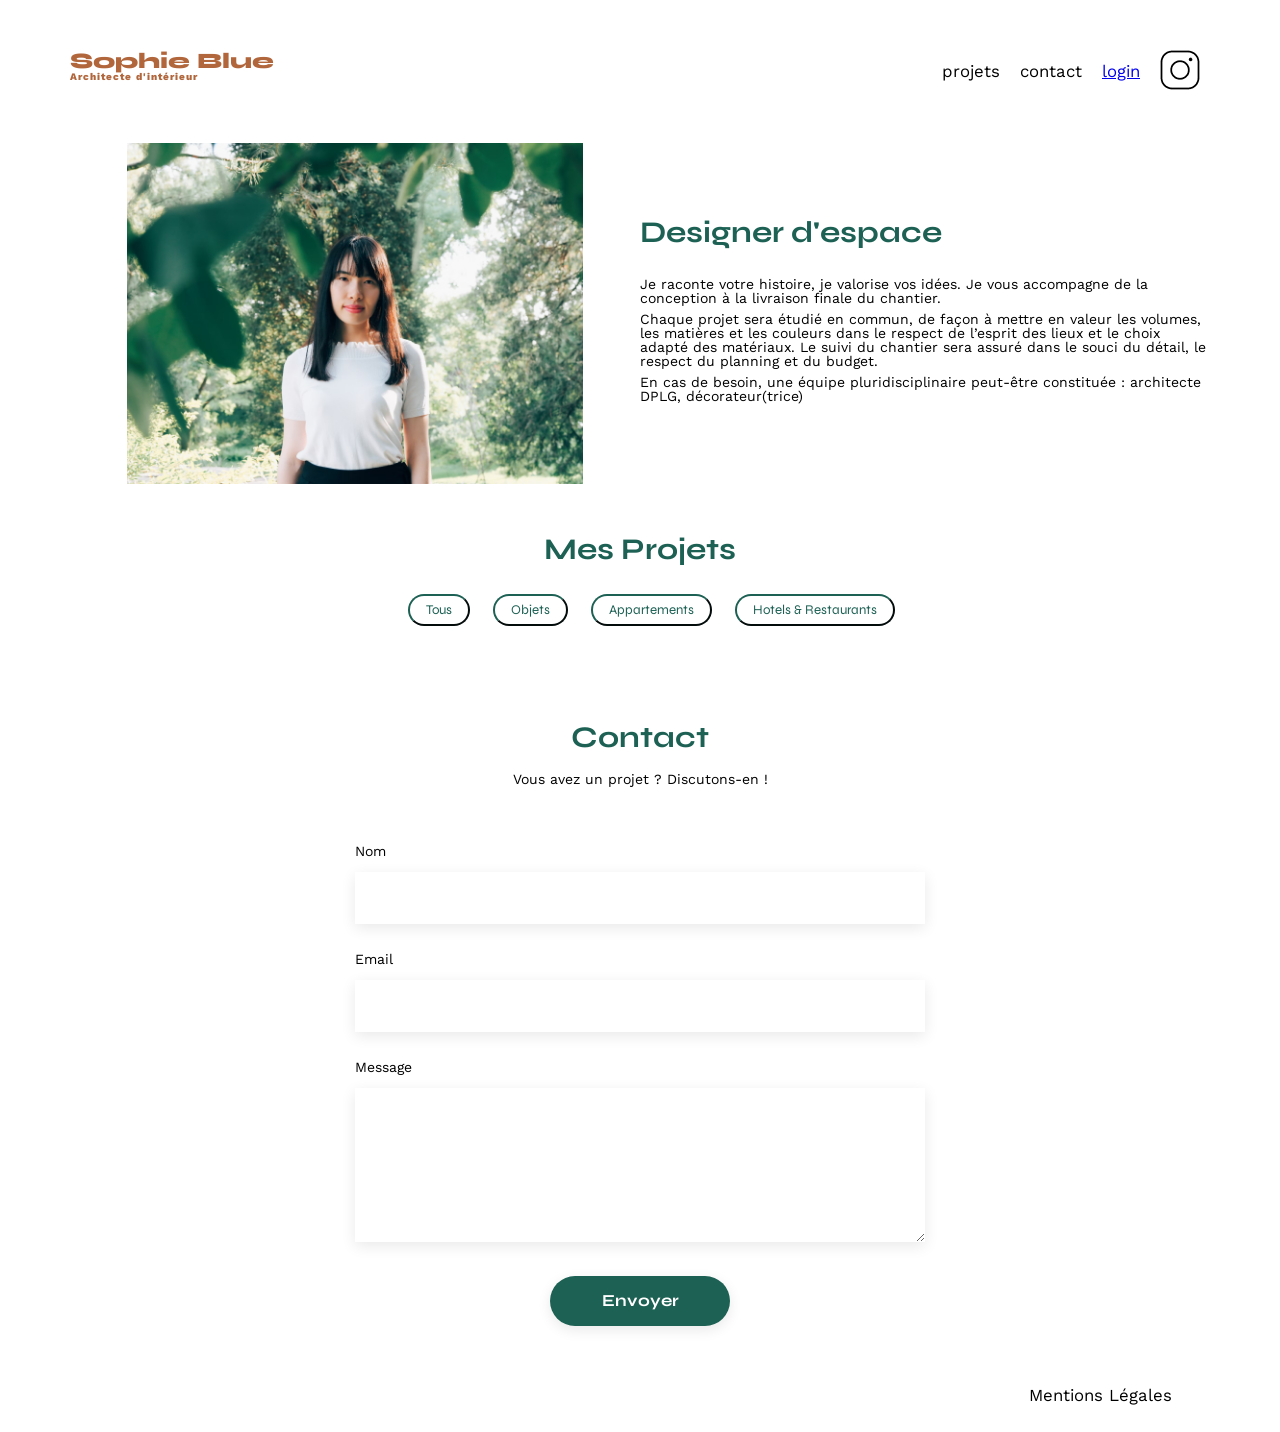
<file: FrontEnd/index.html>
<!DOCTYPE html>
<html lang="fr">

<head>
	<meta charset="UTF-8">
	<title>Sophie Bluel - Architecte d'intérieur</title>
	<meta name="viewport" content="width=device-width, initial-scale=1.0">
	<link rel="preconnect" href="https://fonts.googleapis.com">
	<link rel="preconnect" href="https://fonts.gstatic.com" crossorigin>
	<link href="https://fonts.googleapis.com/css2?family=Syne:wght@700;800&family=Work+Sans&display=swap"
		rel="stylesheet">
	<meta name="description" content="">
	<link rel="stylesheet" href="./assets/style.css">
	<link rel="stylesheet" href="https://fonts.googleapis.com/css2?family=Syne:wght@300&display=swap">

</head>

<body>
	<header>
		<h1>Sophie Blue <span>Architecte d'intérieur</span></h1>
		<nav>
			<ul>
				<li>projets</li>
				<li>contact</li>
			    <li> <a href="loging.html"> login </a> </li> 
				<li><img src="./assets/icons/instagram.png" alt="Instagram"></li>
			</ul>
		</nav>
	</header>
	<main>
		<section id="introduction">
			<figure>
				<img src="./assets/images/sophie-bluel.png" alt="">
			</figure>
			<article>
				<h2>Designer d'espace</h2>
				<p>Je raconte votre histoire, je valorise vos idées. Je vous accompagne de la conception à la livraison
					finale du chantier.</p>
				<p>Chaque projet sera étudié en commun, de façon à mettre en valeur les volumes, les matières et les
					couleurs dans le respect de l’esprit des lieux et le choix adapté des matériaux. Le suivi du
					chantier sera assuré dans le souci du détail, le respect du planning et du budget.</p>
				<p>En cas de besoin, une équipe pluridisciplinaire peut-être constituée : architecte DPLG,
					décorateur(trice)</p>
			</article>
		</section>
		<section id="portfolio">
			<h2>Mes Projets</h2>
			<div id="category-filter">
			</div>

			<div class="gallery">

			</div>
		</section>
		<section id="contact">
			<h2>Contact</h2>
			<p>Vous avez un projet ? Discutons-en !</p>
			<form action="#" method="post">
				<label for="name">Nom</label>
				<input type="text" name="name" id="name">
				<label for="email">Email</label>
				<input type="email" name="email" id="email">
				<label for="message">Message</label>
				<textarea name="message" id="message" cols="30" rows="10"></textarea>
				<input type="submit" value="Envoyer">
			</form>
		</section>
	</main>

	<footer>
		<nav>
			<ul>
				<li>Mentions Légales</li>
			</ul>
		</nav>
	</footer>
	<script src="script.js"> </script>
	<script src="login.js"></script>
</body>

</html>
</file>
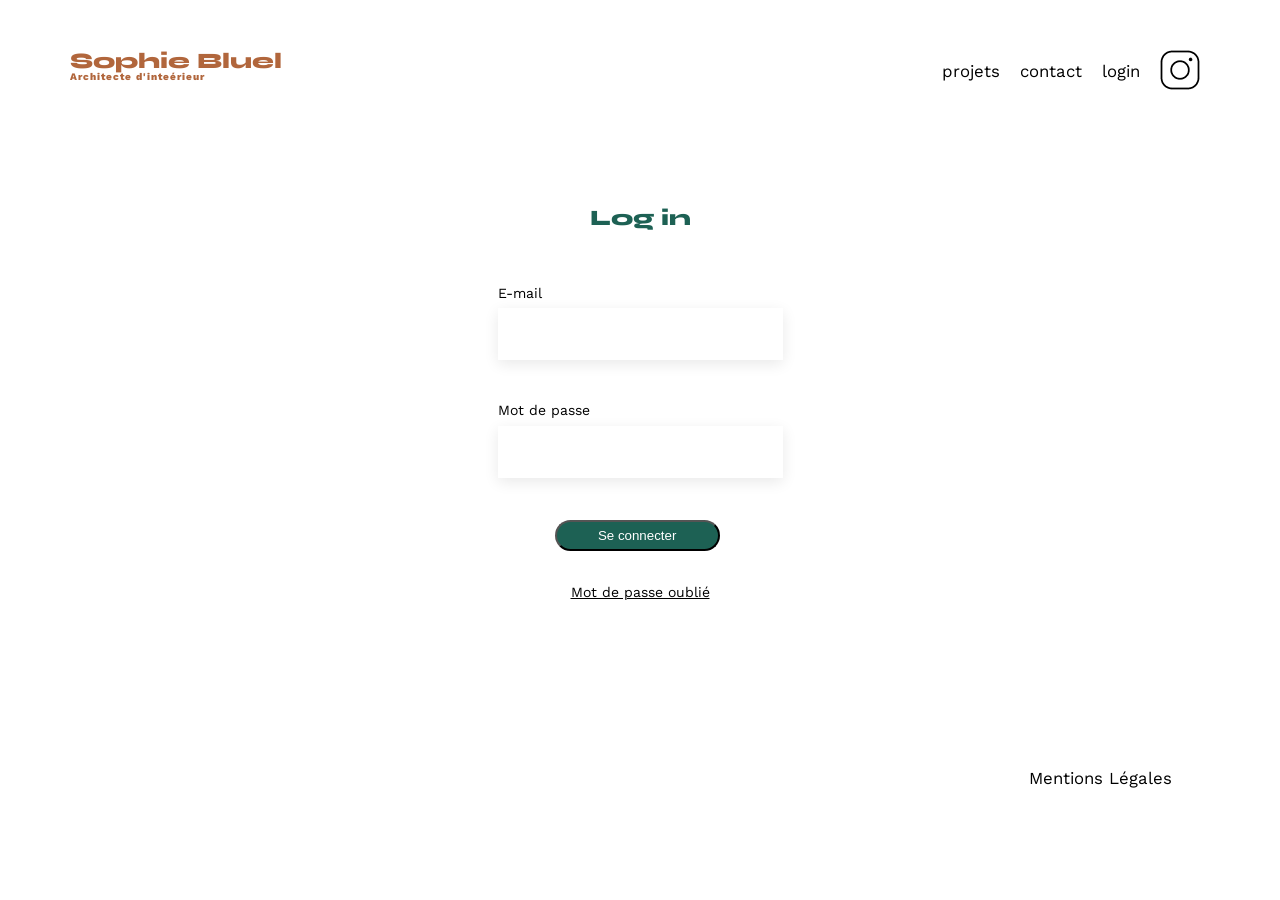
<file: FrontEnd/loging.html>
<!DOCTYPE html>
<html lang="fr">
<head>
    <meta name="viewport" content="width=device-width, initial-scale=1.0">
    <title>login</title>
	<meta name="viewport" content="width=device-width, initial-scale=1.0">
	<link rel="preconnect" href="https://fonts.googleapis.com">
	<link rel="preconnect" href="https://fonts.gstatic.com" crossorigin>
	<link href="https://fonts.googleapis.com/css2?family=Syne:wght@700;800&family=Work+Sans&display=swap"
		rel="stylesheet">
	<meta name="description" content="">
	<link rel="stylesheet" href="./assets/style.css">
	<link rel="stylesheet" href="https://fonts.googleapis.com/css2?family=Syne:wght@300&display=swap">
</head>
<body>
    <header>
		<h1>Sophie Bluel <span>Architecte d'inteérieur</span></h1>
		<nav>
			<ul>
				<li>projets</li>
				<li>contact</li>
			    <li> login </li> 
				<li><img src="./assets/icons/instagram.png" alt="Instagram"></li>
			</ul>
		</nav>
	</header>
    <section class="login">
    <h1 class="title"> Log in</h1>
    <form id="contact1">
        <label for="username">E-mail</label>
        <input type="text" id="username" name="username" required>
        <label for="password">Mot de passe</label>
        <input type="password" id="password" name="password" required>
        <button type="submit">Se connecter</button>
    </form>
    <p class="mdp"> <a style="color: black;" href="">Mot de passe oublié </a></p>
    </section>
    <footer>
		<nav>
			<ul>
				<li>Mentions Légales</li>
			</ul>
		</nav>
	</footer>
	<script src="login.js"></script>
</body>
</html>
</file>
<file: FrontEnd/assets/style.css>
/* http://meyerweb.com/eric/tools/css/reset/
   v2.0 | 20110126
   License: none (public domain)
*/

html,
body,
div,
span,
applet,
object,
iframe,
h1,
h2,
h3,
h4,
h5,
h6,
p,
blockquote,
pre,
a,
abbr,
acronym,
address,
big,
cite,
code,
del,
dfn,
em,
img,
ins,
kbd,
q,
s,
samp,
small,
strike,
strong,
sub,
sup,
tt,
var,
b,
u,
i,
center,
dl,
dt,
dd,
ol,
ul,
li,
fieldset,
form,
label,
legend,
table,
caption,
tbody,
tfoot,
thead,
tr,
th,
td,
article,
aside,
canvas,
details,
embed,
figure,
figcaption,
footer,
header,
hgroup,
menu,
nav,
output,
ruby,
section,
summary,
time,
mark,
audio,
video {
	margin: 0;
	padding: 0;
	border: 0;
	font-size: 100%;
	font: inherit;
	vertical-align: baseline;
}

/* HTML5 display-role reset for older browsers */
article,
aside,
details,
figcaption,
figure,
footer,
header,
hgroup,
menu,
nav,
section {
	display: block;
}

body {
	line-height: 1;
}

ol,
ul {
	list-style: none;
}

blockquote,
q {
	quotes: none;
}

blockquote:before,
blockquote:after,
q:before,
q:after {
	content: '';
	content: none;
}

table {
	border-collapse: collapse;
	border-spacing: 0;
}

/** end reset css**/
body {
	max-width: 1140px;
	margin: auto;
	font-family: 'Work Sans';
	font-size: 14px;
}

header {
	display: flex;
	justify-content: space-between;
	margin: 50px 0
}

section {
	margin: 50px 0
}

h1 {
	display: flex;
	flex-direction: column;
	font-family: 'Syne';
	font-size: 22px;
	font-weight: 800;
	color: #B1663C
}

h1>span {
	font-family: 'Work Sans';
	font-size: 10px;
	letter-spacing: 0.1em;
	;
}

h2 {
	font-family: 'Syne';
	font-weight: 700;
	font-size: 30px;
	color: #1D6154
}

nav ul {
	display: flex;
	align-items: center;
	list-style-type: none;

}

nav li {
	padding: 0 10px;
	font-size: 1.2em;
}

li:hover {
	color: #B1663C;
}

#introduction {
	display: flex;
	align-items: center;
}

#introduction figure {
	flex: 1
}

#introduction img {
	display: block;
	margin: auto;
	width: 80%;
}

#introduction article {
	flex: 1
}

#introduction h2 {
	margin-bottom: 1em;
}

#introduction p {
	margin-bottom: 0.5em;
}

#portfolio h2 {
	text-align: center;
	margin-bottom: 1em;
}

.gallery {
	width: 100%;
	display: grid;
	grid-template-columns: 1fr 1fr 1fr;
	grid-column-gap: 20px;
	grid-row-gap: 20px;
}

.gallery img {
	width: 100%;

}

#contact {
	width: 50%;
	margin: auto;
}

#contact>* {
	text-align: center;

}

#contact h2 {
	margin-bottom: 20px;
}

#contact form {
	text-align: left;
	margin-top: 30px;
	display: flex;
	flex-direction: column;
}

#contact input {
	height: 50px;
	font-size: 1.2em;
	border: none;
	box-shadow: 0px 4px 14px rgba(0, 0, 0, 0.09);
}

#contact label {
	margin: 2em 0 1em 0;
}

#contact textarea {
	border: none;
	box-shadow: 0px 4px 14px rgba(0, 0, 0, 0.09);
}

input[type="submit"] {
	font-family: 'Syne';
	font-weight: 700;
	color: white;
	background-color: #1D6154;
	margin: 2em auto;
	width: 180px;
	text-align: center;
	border-radius: 60px;
}

footer nav ul {
	display: flex;
	justify-content: flex-end;
	margin: 2em
}

.button {
	border-radius: 20px;
	background-color: white;
	color: #1D6154;
	padding: 6px 16px 6px;
	margin-left: 2%;
	border-color: #1D6154;
	font-family: Syne;
}

.button:hover {
	color: white;
	background-color: #1D6154;
}

#category-filter {
	margin-bottom: 4%;
	text-align: center;
}

.login {
	width: 50%;
	margin: auto;
	margin-top: 10%;
}

.title {
	text-align: center;
	font-family: Syne;
	color: #1D6154;
}

#contact1 {
	width: 50%;
	margin: auto;
	display: flex;
	flex-direction: column;
	margin-top: 10%;
}

#contact1 input {
	height: 50px;
	font-size: 1.2em;
	border: none;
	box-shadow: 0px 4px 14px rgba(0, 0, 0, 0.09);
	margin-bottom: 15%;
}

#contact1 button {
	border-radius: 25px;
	color: white;
	background: #1D6154;
	width: 58%;
	padding: 2%;
	margin-left: 20%;
}

#contact1 label {
	margin-bottom: 3%;
}

.mdp {
	text-align: center;
	margin-top: 6%;
	color: black;
	margin-bottom: 30%;
}
</file>
